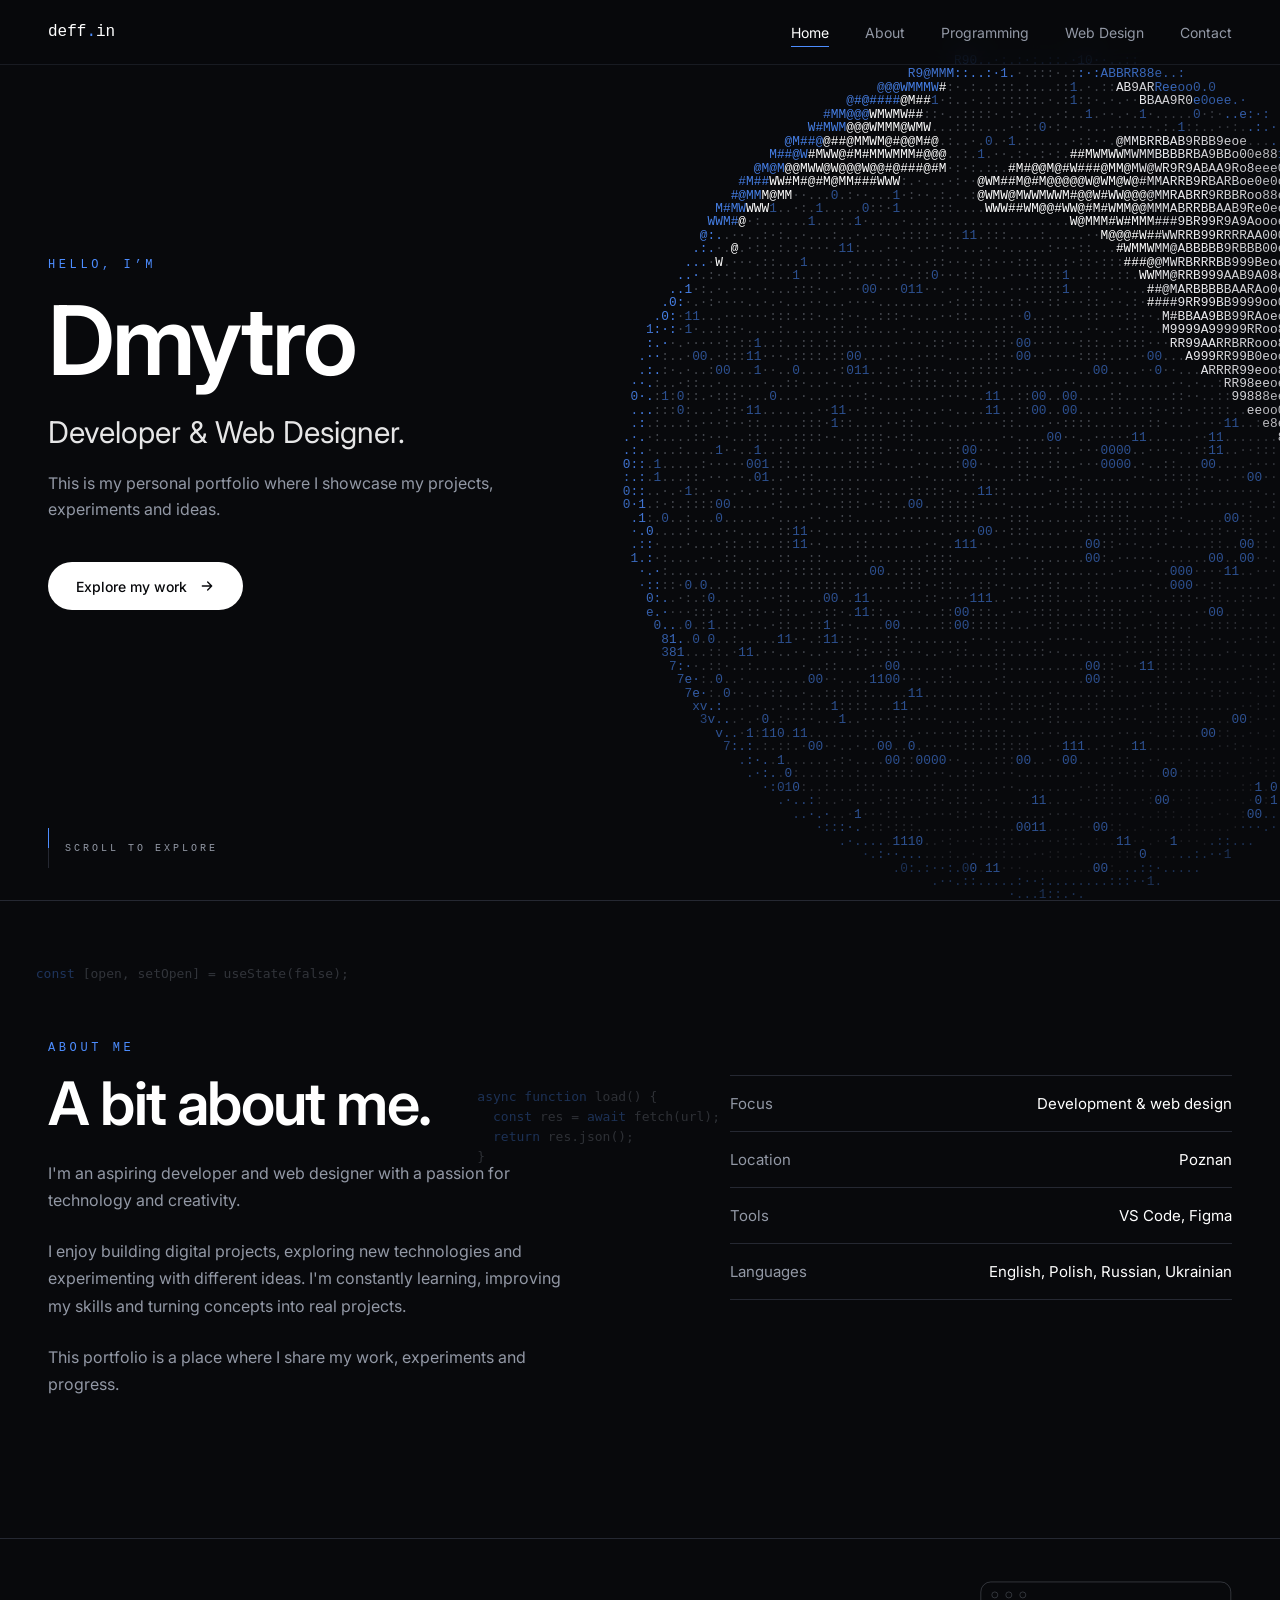
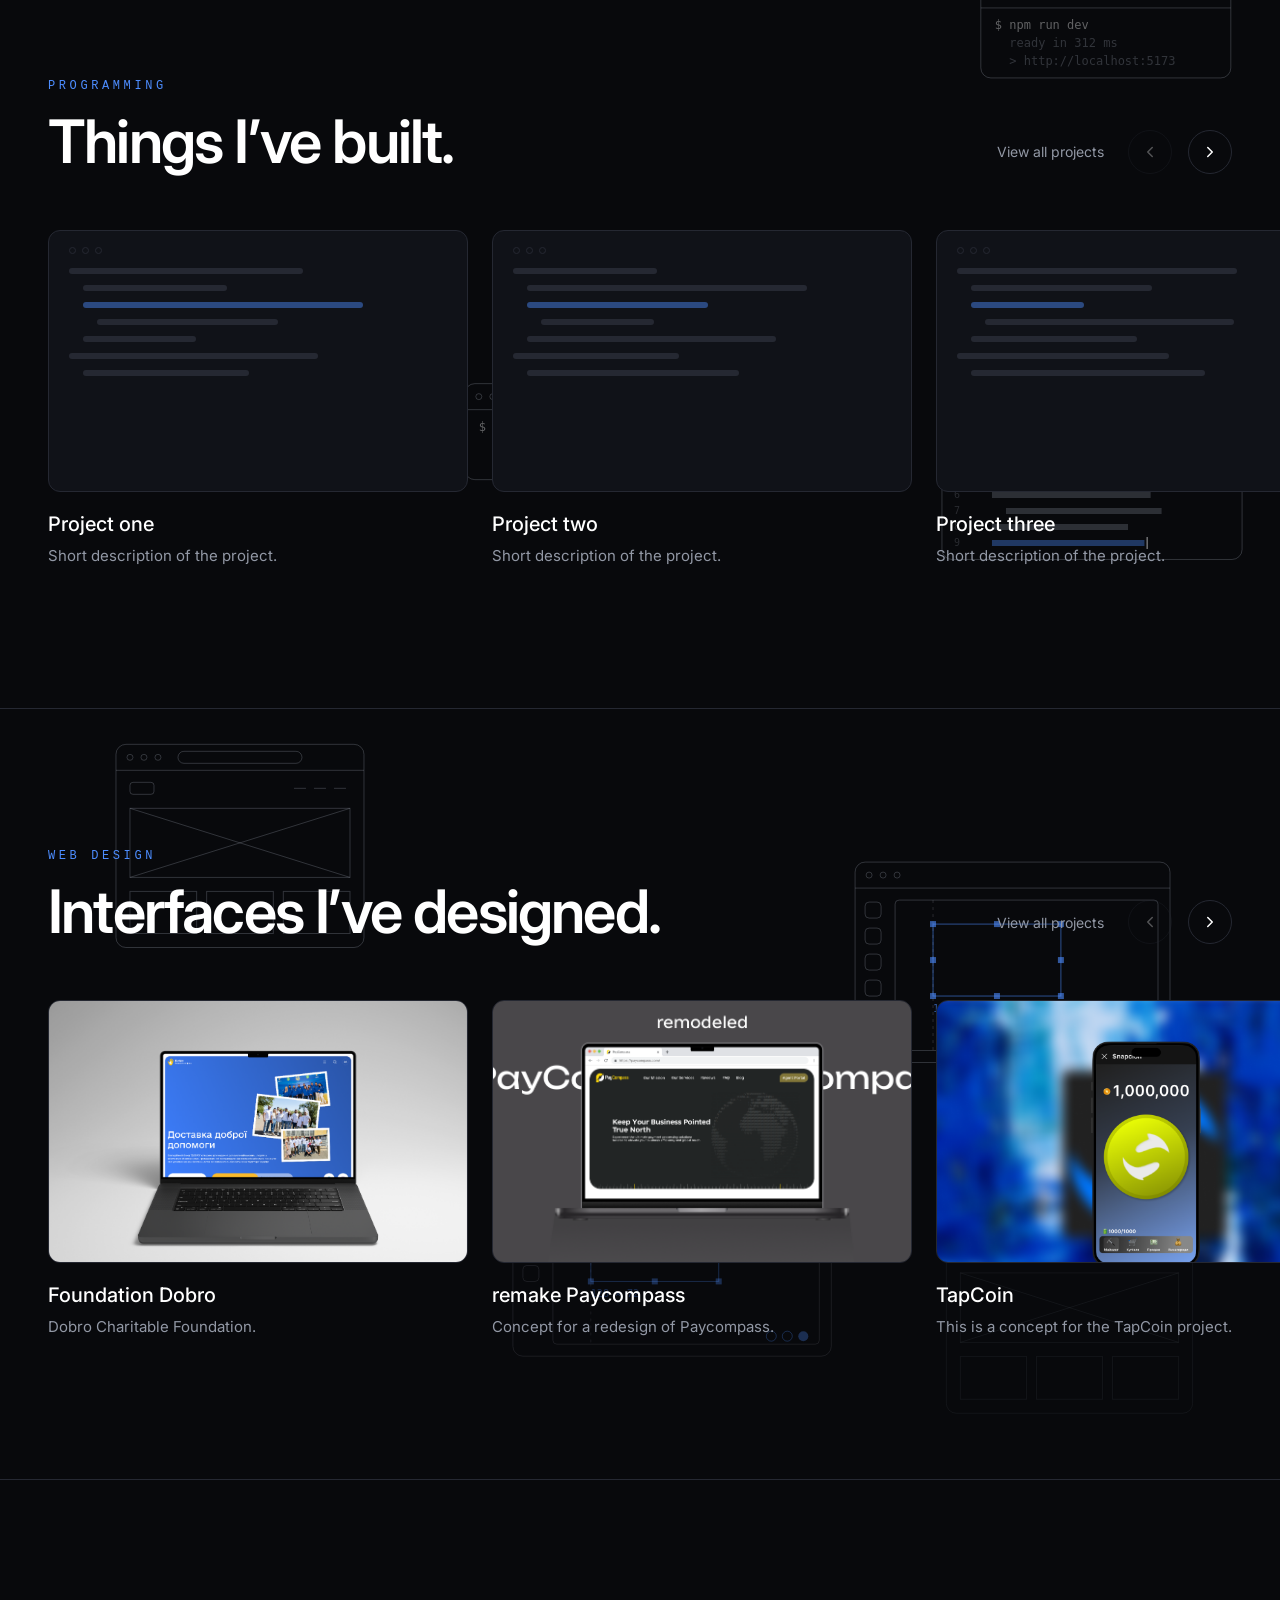
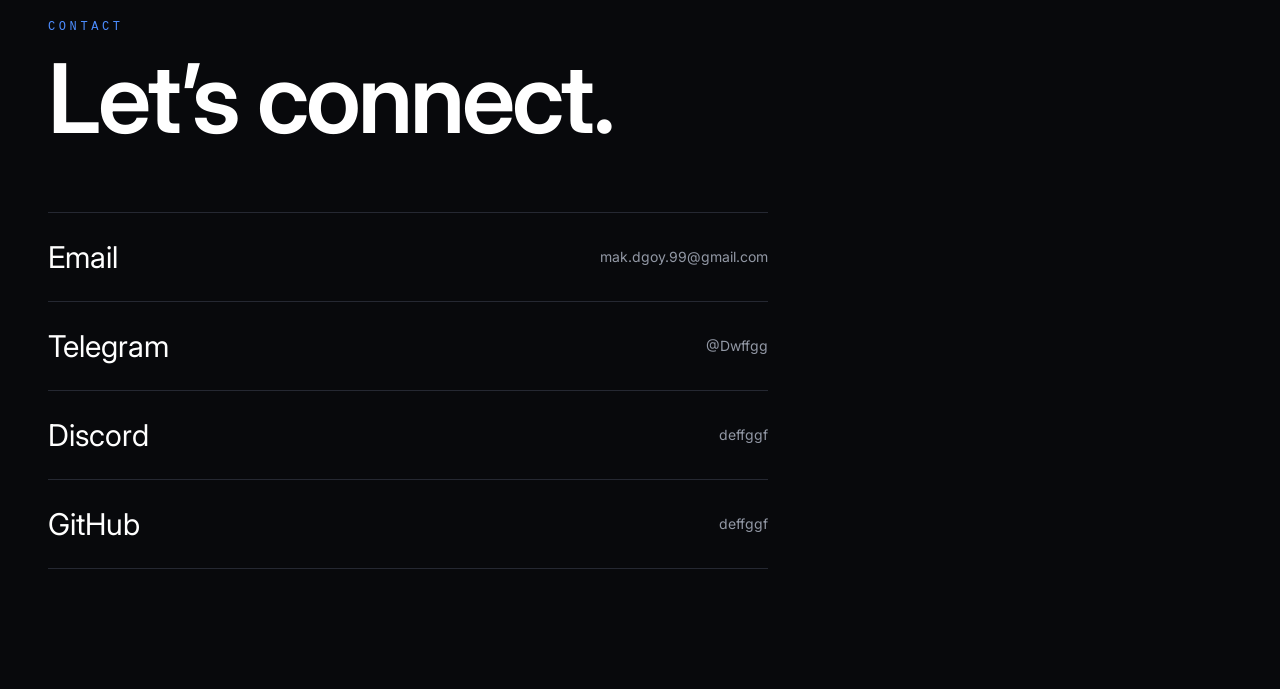
<file: index.html>
<!doctype html>
<html lang="en">
<head>
<meta charset="UTF-8" />
<meta name="viewport" content="width=device-width, initial-scale=1.0" />
<title>Portfolio — Developer & Web Designer</title>
<link rel="preconnect" href="https://fonts.googleapis.com" />
<link rel="preconnect" href="https://fonts.gstatic.com" crossorigin />
<link href="https://fonts.googleapis.com/css2?family=Inter:wght@400;500;600&display=swap" rel="stylesheet" />
<style>
  :root { --bg:#08090C; --surface:#101218; --ink:#FFFFFF; --muted:#9298A5; --accent:#4D8DFF; --line:#252832; }
  * { box-sizing: border-box; margin: 0; padding: 0; }
  html, body { background: var(--bg); color: var(--ink); font-family: Inter, system-ui, sans-serif; -webkit-font-smoothing: antialiased; overflow-x: hidden; }
  a { color: inherit; text-decoration: none; }
  ul { list-style: none; }

  /* ---------- Navbar ---------- */
  header { position: fixed; inset: 0 0 auto 0; z-index: 50; background: rgba(8,9,12,.7); backdrop-filter: blur(12px); -webkit-backdrop-filter: blur(12px); border-bottom: 1px solid rgba(37,40,50,.6); }
  nav { max-width: 1400px; margin: 0 auto; height: 64px; padding: 0 48px; display: flex; align-items: center; justify-content: space-between; }
  .brand { font-family: ui-monospace, Menlo, Consolas, monospace; font-weight: 500; font-size: 16px; }
  .brand span { color: var(--accent); }
  .links { display: flex; gap: 36px; }
  .links a { position: relative; font-size: 14px; color: var(--muted); padding: 4px 0; transition: color .3s; }
  .links a::after { content: ""; position: absolute; left: 0; bottom: -2px; height: 1px; width: 0; background: var(--line); transition: width .3s; }
  .links a:hover { color: var(--ink); }
  .links a:hover::after { width: 100%; }
  .links a.active { color: var(--ink); }
  .links a.active::after { width: 100%; background: var(--accent); }
  .burger { display: none; background: none; border: 0; color: var(--ink); width: 44px; height: 44px; margin-right: -10px; cursor: pointer; }
  .burger svg { width: 22px; height: 22px; }

  /* ---------- Hero ---------- */
  .hero { position: relative; min-height: 100vh; min-height: 100svh; overflow: hidden; }
  .globe { position: absolute; top: 0; bottom: 0; right: 0; width: 64%; pointer-events: none; animation: fade 1.6s ease-out both; }
  .globe canvas { display: block; }
  .content { position: relative; z-index: 10; max-width: 1400px; margin: 0 auto; min-height: 100vh; min-height: 100svh; padding: 64px 48px 96px; display: flex; flex-direction: column; justify-content: center; }
  .text { max-width: 576px; }
  .eyebrow { font-family: ui-monospace, Menlo, Consolas, monospace; font-size: 12px; letter-spacing: .3em; color: var(--accent); }
  h1 { margin-top: 20px; font-size: clamp(48px, 8vw, 96px); line-height: 1.02; font-weight: 600; letter-spacing: -0.03em; overflow-wrap: anywhere; }
  .subtitle { margin-top: 24px; font-size: clamp(20px, 2.4vw, 30px); color: rgba(255,255,255,.9); }
  .desc { margin-top: 20px; max-width: 448px; line-height: 1.65; color: var(--muted); }
  .btn { display: inline-flex; align-items: center; gap: 12px; height: 48px; padding: 0 28px; margin-top: 40px; border-radius: 999px; background: var(--ink); color: var(--bg); font-size: 14px; font-weight: 500; transition: background .3s, color .3s; }
  .btn:hover { background: var(--accent); color: var(--ink); }
  .btn svg { width: 16px; height: 16px; transition: transform .3s; }
  .btn:hover svg { transform: translateX(4px); }

  .scroll { position: absolute; left: 48px; bottom: 32px; z-index: 10; display: flex; align-items: center; gap: 16px; }
  .scroll .bar { position: relative; width: 1px; height: 40px; background: var(--line); overflow: hidden; }
  .scroll .bar i { position: absolute; left: 0; right: 0; top: 0; height: 50%; background: var(--accent); animation: scrollline 2.2s ease-in-out infinite; }
  .scroll span { font-family: ui-monospace, Menlo, Consolas, monospace; font-size: 10px; letter-spacing: .3em; color: var(--muted); }

  /* появление */
  .up { animation: up .8s cubic-bezier(.22,1,.36,1) both; }
  @keyframes up { from { opacity: 0; transform: translateY(14px); } to { opacity: 1; transform: none; } }
  @keyframes fade { from { opacity: 0; } to { opacity: 1; } }
  @keyframes scrollline { from { transform: translateY(-100%); } to { transform: translateY(100%); } }
  @media (prefers-reduced-motion: reduce) { * { animation-duration: .01ms !important; } }

  /* ---------- Mobile ---------- */
  @media (max-width: 767px) {
    nav { padding: 0 24px; }
    .burger { display: flex; align-items: center; justify-content: center; }
    .links { display: none; position: absolute; top: 64px; left: 0; right: 0; flex-direction: column; gap: 0; padding: 12px 24px; background: var(--bg); border-top: 1px solid rgba(37,40,50,.6); border-bottom: 1px solid rgba(37,40,50,.6); }
    .links.open { display: flex; }
    .links a { font-size: 18px; padding: 14px 0; }
    .links a::after { display: none; }
    .globe { left: 0; width: 100%; opacity: .6; }
    .content { justify-content: flex-start; padding: 128px 24px 160px; }
    .scroll { left: 24px; }
  }
</style>
<link rel="stylesheet" href="sections.css">
</head>
<body>

<header>
  <nav aria-label="Main">
    <a class="brand" href="index.html">deff<span>.</span>in</a>
    <button class="burger" id="burger" aria-label="Menu" aria-expanded="false">
      <svg viewBox="0 0 24 24" fill="none" stroke="currentColor" stroke-width="2" stroke-linecap="round"><path d="M4 7h16M4 12h16M4 17h16"/></svg>
    </button>
    <ul class="links" id="links">
      <li><a class="active" href="index.html">Home</a></li>
      <li><a href="about.html">About</a></li>
      <li><a href="programming.html">Programming</a></li>
      <li><a href="web-design.html">Web Design</a></li>
      <li><a href="contact.html">Contact</a></li>
    </ul>
  </nav>
</header>

<main class="hero">
  <div class="globe" id="globe" aria-hidden="true"><canvas id="canvas"></canvas></div>

  <div class="content">
    <div class="text">
      <p class="eyebrow up" style="animation-delay:100ms">HELLO, I’M</p>
      <h1 class="up" style="animation-delay:220ms">Dmytro</h1>
      <p class="subtitle up" style="animation-delay:340ms">Developer &amp; Web Designer.</p>
      <p class="desc up" style="animation-delay:460ms">This is my personal portfolio where I showcase my projects, experiments and ideas.</p>
      <a class="btn up" style="animation-delay:580ms" href="programming.html">
        Explore my work
        <svg viewBox="0 0 24 24" fill="none" stroke="currentColor" stroke-width="2" stroke-linecap="round" stroke-linejoin="round"><path d="M5 12h14M13 6l6 6-6 6"/></svg>
      </a>
    </div>
  </div>

  <div class="scroll up" style="animation-delay:900ms" aria-hidden="true">
    <div class="bar"><i></i></div>
    <span>SCROLL TO EXPLORE</span>
  </div>
</main>

<script>
/* ---------- Мобильное меню ---------- */
const burger = document.getElementById('burger');
const links = document.getElementById('links');
burger.addEventListener('click', () => {
  const open = links.classList.toggle('open');
  burger.setAttribute('aria-expanded', open);
});

/* ---------- ASCII-Земля ---------- */
// Упрощённые контуры континентов [долгота, широта]
const POLYS = [
  [[-168,66],[-140,70],[-120,72],[-95,72],[-80,68],[-62,60],[-55,50],[-67,44],[-76,36],[-81,25],[-97,26],[-97,18],[-88,16],[-80,8],[-92,14],[-105,20],[-115,30],[-124,40],[-125,49],[-135,58],[-152,60],[-165,60]],
  [[-73,78],[-55,82],[-20,82],[-20,70],[-43,60],[-52,66]],
  [[-80,8],[-62,11],[-50,0],[-35,-6],[-40,-22],[-48,-27],[-58,-38],[-65,-42],[-68,-55],[-75,-50],[-73,-37],[-71,-20],[-76,-14],[-81,-5]],
  [[-10,36],[-9,43],[-4,48],[5,53],[10,58],[5,62],[15,69],[30,71],[60,69],[80,73],[110,77],[140,72],[170,70],[180,66],[165,60],[155,58],[142,52],[135,44],[128,38],[122,40],[122,30],[110,20],[106,10],[100,2],[98,16],[92,22],[80,14],[77,8],[72,20],[66,25],[58,24],[55,17],[44,12],[38,20],[34,28],[35,31],[36,36],[27,37],[24,40],[19,42],[12,44],[8,44],[3,42],[-2,37]],
  [[-17,21],[-10,30],[-6,36],[10,37],[11,33],[20,31],[32,31],[35,28],[43,12],[51,12],[40,-3],[40,-15],[35,-25],[27,-34],[18,-34],[12,-17],[9,-1],[9,4],[-8,4],[-17,14]],
  [[114,-22],[122,-18],[130,-12],[137,-12],[142,-11],[146,-19],[153,-26],[150,-37],[141,-38],[131,-31],[115,-34]],
  [[-5,50],[1,52],[-3,58],[-6,55]],
  [[130,32],[141,40],[142,45],[136,36]],
  [[44,-25],[50,-15],[47,-13],[43,-22]],
  [[95,5],[105,-6],[115,-8],[108,-3]]
];
function inside(lon, lat, p) {
  let c = false;
  for (let i = 0, j = p.length - 1; i < p.length; j = i++) {
    const xi = p[i][0], yi = p[i][1], xj = p[j][0], yj = p[j][1];
    if ((yi > lat) !== (yj > lat) && lon < (xj - xi) * (lat - yi) / (yj - yi) + xi) c = !c;
  }
  return c;
}
const MW = 360, MH = 180, mask = new Uint8Array(MW * MH);
for (let y = 0; y < MH; y++) {
  const lat = 90 - (y + 0.5);
  for (let x = 0; x < MW; x++) {
    const lon = -180 + (x + 0.5);
    let land = lat < -70;
    for (let k = 0; !land && k < POLYS.length; k++) land = inside(lon, lat, POLYS[k]);
    mask[y * MW + x] = land ? 1 : 0;
  }
}
function isLand(lat, lon) {
  const l = (((lon + 180) % 360) + 360) % 360;
  const x = Math.min(MW - 1, Math.floor(l));
  const y = Math.min(MH - 1, Math.max(0, Math.floor(90 - lat)));
  return mask[y * MW + x] === 1;
}
function hash(a, b) {
  let x = (Math.imul(a, 374761393) + Math.imul(b, 668265263)) | 0;
  x = Math.imul(x ^ (x >>> 13), 1274126177);
  return (x ^ (x >>> 16)) >>> 0;
}

const FONT = 'ui-monospace, SFMono-Regular, Menlo, Consolas, monospace';
const LEVELS = 8;
const LAND_POOLS = ['.:', '-=+', 'x7v3', 'o8e0', 'A9RB', 'M#W@'];
const OCEAN = ['.', '.', ':', '·'];
const LAND_C = [], OCEAN_C = [], RIM_C = [];
for (let i = 0; i < LEVELS; i++) {
  const v = Math.round(95 + 160 * i / (LEVELS - 1));
  LAND_C.push(`rgb(${v},${v},${v + 4})`);
  OCEAN_C.push(`rgba(146,152,165,${(0.14 + 0.3 * i / (LEVELS - 1)).toFixed(2)})`);
  RIM_C.push(`rgba(77,141,255,${(0.3 + 0.6 * i / (LEVELS - 1)).toFixed(2)})`);
}
const LX = -0.5, LY = 0.45, LZ = 0.74, TILT = 0.38, SPEED = 0.1;

const wrap = document.getElementById('globe');
const canvas = document.getElementById('canvas');
const ctx = canvas.getContext('2d');
const reduced = matchMedia('(prefers-reduced-motion: reduce)').matches;
let W, H, R, cx, cy, cw, ch, fs;
const mouse = { tx: 0, ty: 0, x: 0, y: 0 };
const t0 = performance.now();

function layout() {
  const dpr = Math.min(devicePixelRatio || 1, 2);
  W = wrap.clientWidth; H = wrap.clientHeight;
  canvas.width = Math.round(W * dpr); canvas.height = Math.round(H * dpr);
  canvas.style.width = W + 'px'; canvas.style.height = H + 'px';
  ctx.setTransform(dpr, 0, 0, dpr, 0, 0);
  const mobile = innerWidth < 768;
  R = mobile ? W * 0.62 : Math.min(H * 0.47, W * 0.62);
  cx = mobile ? W * 0.68 : W - R * 0.55;   // правая часть уходит за край экрана
  cy = mobile ? H * 0.8 : H * 0.5 + 24;
  fs = Math.max(8, Math.min(13, R / 33));
  ctx.font = fs + 'px ' + FONT;
  cw = ctx.measureText('M').width; ch = fs * 1.05;
}

function draw(now) {
  const t = reduced ? 0 : (now - t0) / 1000;
  mouse.x += (mouse.tx - mouse.x) * 0.05;
  mouse.y += (mouse.ty - mouse.y) * 0.05;
  const tilt = TILT + mouse.y * 0.1, yaw = 2.2 + t * SPEED - mouse.x * 0.25;
  const cosA = Math.cos(tilt), sinA = Math.sin(tilt);
  const ox = cx + mouse.x * 14, oy = cy + mouse.y * 10;
  ctx.clearRect(0, 0, W, H);
  ctx.font = fs + 'px ' + FONT; ctx.textAlign = 'center'; ctx.textBaseline = 'middle';
  const rows = Math.ceil(H / ch), cols = Math.ceil(W / cw);
  let cur = '';
  for (let row = 0; row < rows; row++) {
    const py = row * ch + ch / 2, ny = (oy - py) / R;
    if (ny > 1 || ny < -1) continue;
    for (let col = 0; col < cols; col++) {
      const px = col * cw + cw / 2, nx = (px - ox) / R, r2 = nx * nx + ny * ny;
      if (r2 > 1) continue;
      const nz = Math.sqrt(1 - r2);
      const light = nx * LX + ny * LY + nz * LZ;
      const shade = Math.min(1, Math.max(0.06, 0.2 + 0.95 * light));
      const lvl = Math.min(LEVELS - 1, Math.floor(shade * LEVELS));
      const y1 = ny * cosA + nz * sinA, z1 = -ny * sinA + nz * cosA;
      const lat = Math.asin(Math.max(-1, Math.min(1, y1))) * 57.29578;
      const lon = (Math.atan2(nx, z1) - yaw) * 57.29578;
      const h = hash(Math.floor(lon / 2.5), Math.floor(lat / 2.5));
      const rim = r2 > 0.9;
      let c, color;
      if (isLand(lat, lon)) {
        const pool = LAND_POOLS[Math.min(LAND_POOLS.length - 1, Math.floor(shade * LAND_POOLS.length))];
        c = pool[h % pool.length]; color = rim ? RIM_C[lvl] : LAND_C[lvl];
      } else if (h % 13 === 0) {
        c = (h % 2) ? '1' : '0'; color = rim ? RIM_C[lvl] : 'rgba(77,141,255,0.55)';
      } else {
        c = OCEAN[h % OCEAN.length]; color = rim ? RIM_C[lvl] : OCEAN_C[lvl];
      }
      if (color !== cur) { ctx.fillStyle = color; cur = color; }
      ctx.fillText(c, px, py);
    }
  }
}

let last = 0;
function loop(now) {
  requestAnimationFrame(loop);
  if (now - last < 33) return;
  last = now; draw(now);
}

layout();
new ResizeObserver(() => { layout(); if (reduced) draw(performance.now()); }).observe(wrap);
if (reduced) draw(performance.now());
else {
  addEventListener('pointermove', e => { mouse.tx = e.clientX / innerWidth - .5; mouse.ty = e.clientY / innerHeight - .5; }, { passive: true });
  requestAnimationFrame(loop);
}
</script>
<script src="data.js"></script>
<script src="sections.js"></script>
</body>
</html>
</file>
<file: sections.css>
/* ===== Секции под Hero: About, Programming, Web Design, Contact ===== */
html{scroll-behavior:smooth}
.sec{position:relative;overflow:hidden;border-top:1px solid var(--line)}
.sec .bg{position:absolute;inset:0;z-index:0;pointer-events:none}
.sec .bg canvas{display:block}
.sec .in-w{position:relative;z-index:2;max-width:1400px;margin:0 auto;padding:140px 48px}
.label{font-family:ui-monospace,Menlo,Consolas,monospace;font-size:12px;letter-spacing:.3em;color:var(--accent)}
.sec h1,.sec h2{margin-top:16px;font-size:clamp(34px,5vw,60px);line-height:1.08;font-weight:600;letter-spacing:-.03em}

/* появление при прокрутке */
.rv{opacity:0;transform:translateY(22px);transition:opacity .9s cubic-bezier(.22,1,.36,1) var(--d,0ms),transform .9s cubic-bezier(.22,1,.36,1) var(--d,0ms)}
.rv.on{opacity:1;transform:none}

/* About */
.about{display:grid;grid-template-columns:1.2fr 1fr;gap:80px;align-items:start}
.about .t{margin-top:24px;max-width:520px;line-height:1.7;color:var(--muted)}
.facts{padding-top:34px}
.facts div{display:flex;justify-content:space-between;gap:24px;padding:18px 0;border-top:1px solid var(--line);font-size:15px}
.facts div:last-child{border-bottom:1px solid var(--line)}
.facts dt{color:var(--muted)}

/* Лента проектов */
.head{display:flex;align-items:flex-end;justify-content:space-between;gap:24px;flex-wrap:wrap}
.tools{display:flex;align-items:center;gap:16px}
.all{font-size:14px;color:var(--muted);margin-right:8px;transition:color .3s}
.all:hover{color:var(--ink)}
.arrow{width:44px;height:44px;border-radius:50%;border:1px solid var(--line);background:none;color:var(--ink);display:grid;place-items:center;cursor:pointer;transition:border-color .3s,opacity .3s}
.arrow:hover:not(:disabled){border-color:var(--accent)}
.arrow:disabled{opacity:.3;cursor:default}
.arrow svg{width:18px;height:18px}
.track{display:flex;gap:24px;margin:56px calc(50% - 50vw) 0 0;overflow-x:auto;scroll-snap-type:x mandatory;scrollbar-width:none}
.track::-webkit-scrollbar{display:none}
.card{flex:0 0 min(420px,82vw);scroll-snap-align:start;display:block}
.prev{position:relative;aspect-ratio:16/10;border:1px solid var(--line);border-radius:12px;background:var(--surface);overflow:hidden;transition:border-color .3s}
a.card:hover .prev{border-color:rgba(77,141,255,.6)}
.prev img{width:100%;height:100%;object-fit:cover;display:block}
.card h3{margin-top:20px;font-size:20px;font-weight:500}
.card p{margin-top:8px;max-width:380px;font-size:15px;line-height:1.6;color:var(--muted)}
/* превью-заглушки (замените на image в sections.js) */
.ph{position:absolute;inset:0;padding:16px 20px}
.ph .dots{display:flex;gap:6px;margin-bottom:14px}
.ph .dots u{width:7px;height:7px;border-radius:50%;border:1px solid var(--line)}
.ph i{display:block;height:6px;border-radius:3px;background:var(--line);margin:11px 0}
.ph i:nth-of-type(3){background:rgba(77,141,255,.45)}
.ph.d{display:flex;flex-direction:column;gap:12px}
.ph.d b{display:block;border:1px solid var(--line);border-radius:6px}
.ph.d .bar{height:14px;flex:none}
.ph.d .hero{flex:1}
.ph.d .cols{display:flex;gap:12px;height:26%}
.ph.d .cols b{flex:1}

/* Contact */
.sec .big{font-size:clamp(44px,8vw,96px);line-height:1.02}
.cl{margin-top:64px;max-width:720px}
.cl a{display:flex;justify-content:space-between;align-items:center;gap:16px;padding:26px 0;border-top:1px solid var(--line);font-size:clamp(20px,2.6vw,30px);transition:padding .3s,color .3s}
.cl a:last-child{border-bottom:1px solid var(--line)}
.cl a span{font-size:14px;color:var(--muted)}
.cl a:hover{color:var(--accent);padding-left:12px}
.scroll{cursor:pointer}

@media (max-width:767px){
  .sec .in-w{padding:96px 24px}
  .about{grid-template-columns:1fr;gap:40px}
  .facts{padding-top:0}
  .track{margin-top:40px}
  .tools{width:100%}
  .all{margin-right:auto}
}

/* Кнопка «наверх» */
.to-top{position:fixed;right:24px;bottom:24px;z-index:40;width:48px;height:48px;border-radius:50%;border:1px solid var(--line);background:rgba(8,9,12,.7);backdrop-filter:blur(12px);-webkit-backdrop-filter:blur(12px);color:var(--ink);display:grid;place-items:center;cursor:pointer;opacity:0;transform:translateY(12px);pointer-events:none;transition:opacity .4s,transform .4s,border-color .3s,color .3s}
.to-top.show{opacity:1;transform:none;pointer-events:auto}
.to-top:hover{border-color:var(--accent);color:var(--accent)}
.to-top svg{width:18px;height:18px}
@media (max-width:767px){.to-top{right:16px;bottom:16px}}

/* Окно проекта */
.card{cursor:pointer}
.card:hover .prev,.card:focus-visible .prev{border-color:rgba(77,141,255,.6)}
.modal{position:fixed;inset:0;z-index:100;display:flex;align-items:center;justify-content:center;padding:24px;background:rgba(8,9,12,.82);backdrop-filter:blur(8px);-webkit-backdrop-filter:blur(8px);opacity:0;visibility:hidden;transition:opacity .35s,visibility .35s}
.modal.open{opacity:1;visibility:visible}
.m-box{position:relative;width:100%;max-width:860px;max-height:90vh;overflow-y:auto;background:var(--surface);border:1px solid var(--line);border-radius:16px;padding:32px;transform:translateY(16px);transition:transform .4s cubic-bezier(.22,1,.36,1)}
.modal.open .m-box{transform:none}
.m-x{position:absolute;top:14px;right:14px;z-index:2;width:40px;height:40px;border-radius:50%;border:1px solid var(--line);background:rgba(8,9,12,.7);color:var(--ink);display:grid;place-items:center;cursor:pointer;transition:border-color .3s}
.m-x:hover{border-color:var(--accent)}
.m-x svg{width:18px;height:18px}
.m-main{display:block;width:100%;aspect-ratio:16/10;object-fit:cover;border:1px solid var(--line);border-radius:12px;background:var(--bg)}
.m-ph{position:relative;overflow:hidden}
.m-th{display:flex;gap:10px;margin-top:12px;overflow-x:auto}
.m-th button{flex:0 0 88px;aspect-ratio:16/10;padding:0;border:1px solid var(--line);border-radius:8px;overflow:hidden;background:none;cursor:pointer;opacity:.55;transition:opacity .3s,border-color .3s}
.m-th button.on,.m-th button:hover{opacity:1;border-color:var(--accent)}
.m-th img{width:100%;height:100%;object-fit:cover;display:block}
.m-box h3{margin-top:28px;font-size:28px;font-weight:600;letter-spacing:-.02em}
.m-box p{margin-top:14px;max-width:640px;line-height:1.7;color:var(--muted)}
.m-ls{display:flex;flex-wrap:wrap;gap:12px;margin-top:28px}
.m-l{display:inline-flex;align-items:center;gap:10px;height:44px;padding:0 22px;border-radius:999px;border:1px solid var(--line);font-size:14px;transition:border-color .3s,background .3s,color .3s}
.m-l svg{width:16px;height:16px}
.m-l:hover{border-color:var(--accent)}
.m-l.pri{background:var(--ink);color:var(--bg);border-color:var(--ink)}
.m-l.pri:hover{background:var(--accent);border-color:var(--accent);color:var(--ink)}
@media (max-width:767px){.modal{padding:12px}.m-box{padding:16px;max-height:92vh}.m-box h3{font-size:24px}}

.prev img{object-position:top}
.m-shot{overflow-y:auto;scrollbar-width:thin;scrollbar-color:var(--line) transparent}
.m-shot img{display:block;width:100%;height:auto}

/* Страницы всех проектов */
.pg{border-top:0;min-height:100vh}
.pg .in-w{padding:150px 48px 120px}
.back{display:inline-flex;align-items:center;gap:8px;margin-bottom:56px;font-size:14px;color:var(--muted);transition:color .3s}
.back:hover{color:var(--ink)}
.back svg{width:16px;height:16px}
.pg .lead{margin-top:20px;max-width:520px;line-height:1.7;color:var(--muted)}
.grid{display:grid;grid-template-columns:repeat(auto-fill,minmax(min(100%,340px),1fr));gap:56px 28px;margin-top:72px}
@media (max-width:767px){.pg .in-w{padding:112px 24px 96px}.grid{margin-top:48px;gap:44px 20px}}
</file>
